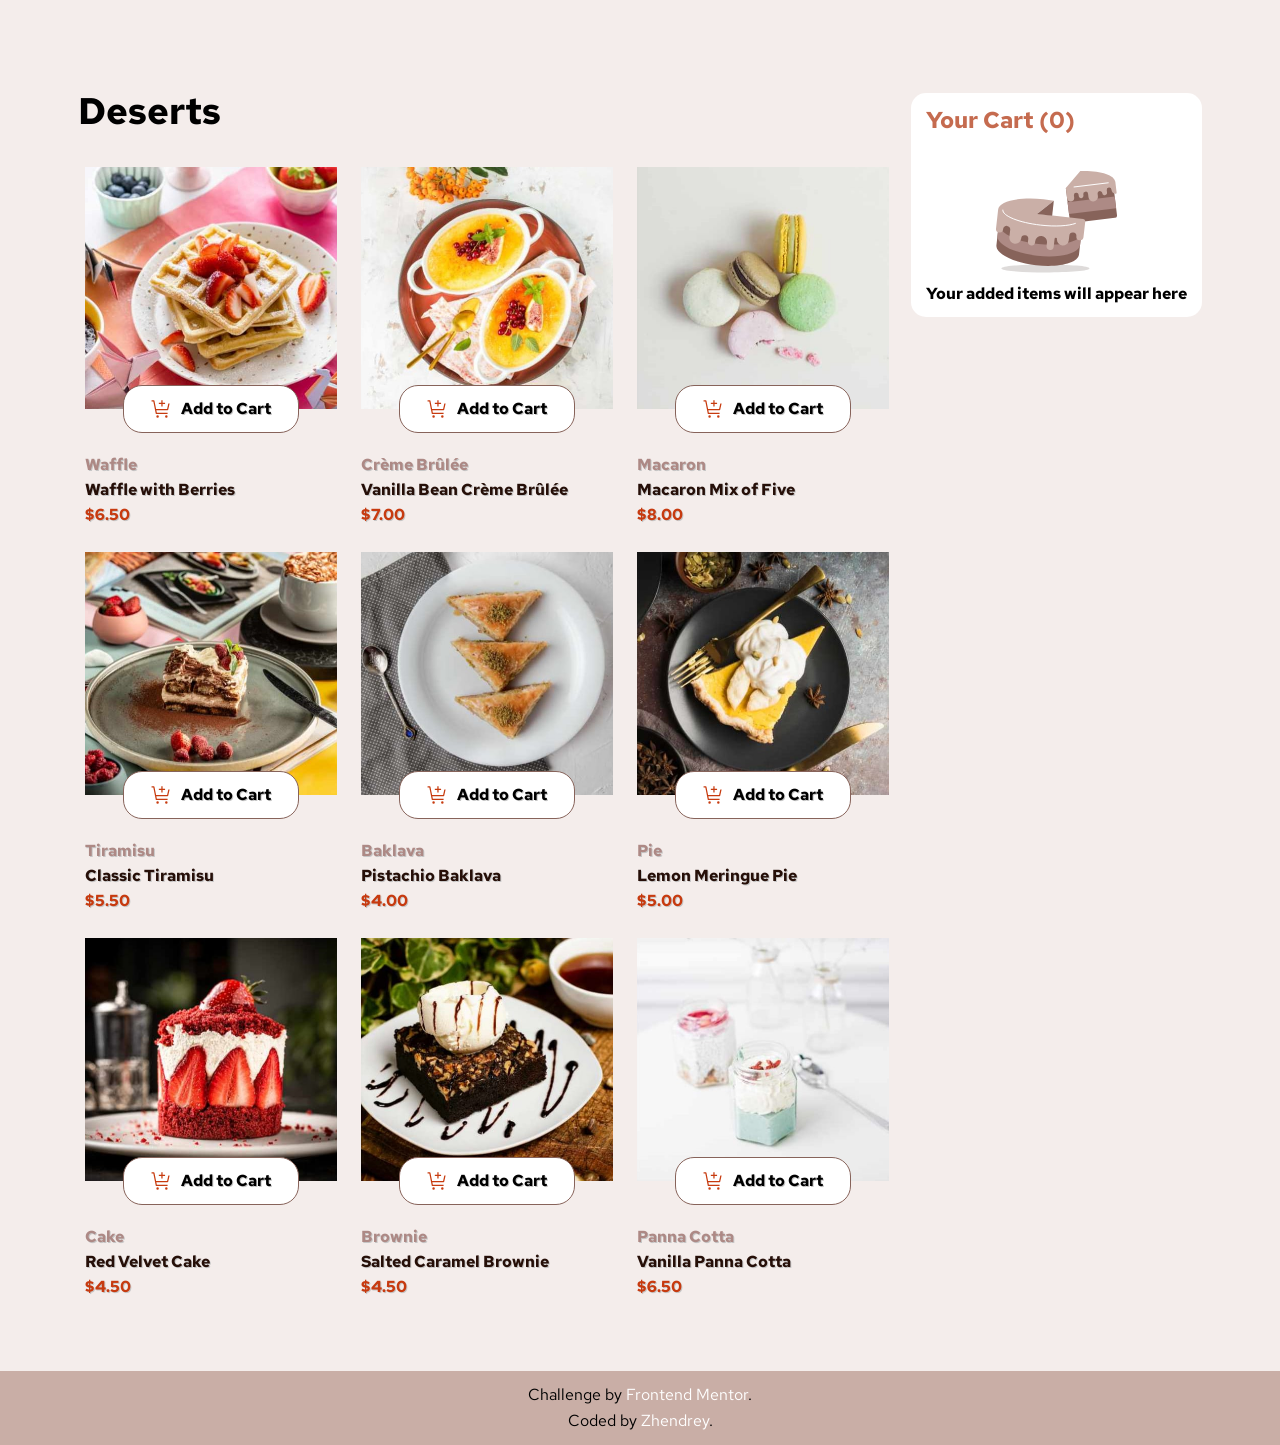
<file: index.html>
<!DOCTYPE html>
<html lang="en">
<head>
  <meta charset="UTF-8">
  <meta name="viewport" content="width=device-width, initial-scale=1.0"> <!-- displays site properly based on user's device -->
  <link rel="icon" type="image/png" sizes="32x32" href=". assets/images/favicon-32x32.png">
  <link rel="stylesheet" href="css/style.css">
  <title>Frontend Mentor | Product list with cart</title>
</head>
<body>
  <div class="wrapper in-process">
        <div class="loading active">
     <div class="loading__container">
        <div class="loading__shape">
          <img src=" assets//images/Combined Shape.svg" alt="">
        </div>
        <p class="loading__title">Loading<span>...</span></p>
     </div>
        </div>
        <main class="page container">
            <section class="deserts">
              <h1 class="deserts__title">Deserts</h1>
              <section class="deserts__options options">
                <article class="options__option option">
                  <div class="option__image">
                    <img src=" assets/images/image-waffle-desktop.jpg" alt="">
                  </div>
                  <a  class="option__add-to-cart add-to-cart">
                    <div class="add-to-cart__icon">
                      <img src=" assets/images/icon-add-to-cart.svg" alt="Add to cart">
                    </div>
                    <p class="add-to-cart__text">Add to Cart</p>
                      <div class="add-to-cart__change">
                        <span class="add-to-cart__minus">-</span>
                        <span class="add-to-cart__quantity"></span>
                        <span class="add-to-cart__plus">+</span>
                      </div>
                  </a>
                  <p class="option__kind">Waffle</p>
                  <p class="option__title">Waffle with Berries</p>
                  <p class="option__price">$8.50</p>
                </article>
                <article class="options__option option">
                  <div class="option__image">
                    <img src=" assets/images/image-waffle-desktop.jpg" alt="">
                  </div>
                  <a  class="option__add-to-cart add-to-cart">
                    <div class="add-to-cart__icon">
                      <img src=" assets/images/icon-add-to-cart.svg" alt="Add to cart">
                    </div>
                    <p class="add-to-cart__text">Add to Cart</p>
                    <div class="add-to-cart__change">
                      <span class="add-to-cart__minus">-</span>
                      <span class="add-to-cart__quantity"></span>
                      <span class="add-to-cart__plus">+</span>
                    </div>
                  </a>
                  <p class="option__kind">Waffle</p>
                  <p class="option__title">Waffle with Berries</p>
                  <p class="option__price">$8.50</p>
                </article>
                <article class="options__option option">
                  <div class="option__image">
                    <img src=" assets/images/image-waffle-desktop.jpg" alt="">
                  </div>
                  <a  class="option__add-to-cart add-to-cart">
                    <div class="add-to-cart__icon">
                      <img src=" assets/images/icon-add-to-cart.svg" alt="Add to cart">
                    </div>
                    <p class="add-to-cart__text">Add to Cart</p>
                    <div class="add-to-cart__change">
                      <span class="add-to-cart__minus">-</span>
                      <span class="add-to-cart__quantity"></span>
                      <span class="add-to-cart__plus">+</span>
                    </div>
                  </a>
                  <p class="option__kind">Waffle</p>
                  <p class="option__title">Waffle with Berries</p>
                  <p class="option__price">$8.50</p>
                </article>
                <article class="options__option option">
                  <div class="option__image">
                    <img src=" assets/images/image-waffle-desktop.jpg" alt="">
                  </div>
                  <a  class="option__add-to-cart add-to-cart">
                    <div class="add-to-cart__icon">
                      <img src=" assets/images/icon-add-to-cart.svg" alt="Add to cart">
                    </div>
                    <p class="add-to-cart__text">Add to Cart</p>
                    <div class="add-to-cart__change">
                      <span class="add-to-cart__minus">-</span>
                      <span class="add-to-cart__quantity"></span>
                      <span class="add-to-cart__plus">+</span>
                    </div>
                  </a>
                  <p class="option__kind">Waffle</p>
                  <p class="option__title">Waffle with Berries</p>
                  <p class="option__price">$8.50</p>
                </article>
                <article class="options__option option">
                  <div class="option__image">
                    <img src=" assets/images/image-waffle-desktop.jpg" alt="">
                  </div>
                  <a  class="option__add-to-cart add-to-cart">
                    <div class="add-to-cart__icon">
                      <img src=" assets/images/icon-add-to-cart.svg" alt="Add to cart">
                    </div>
                    <p class="add-to-cart__text">Add to Cart</p>
                    <div class="add-to-cart__change">
                      <span class="add-to-cart__minus">-</span>
                      <span class="add-to-cart__quantity"></span>
                      <span class="add-to-cart__plus">+</span>
                    </div>
                  </a>
                  <p class="option__kind">Waffle</p>
                  <p class="option__title">Waffle with Berries</p>
                  <p class="option__price">$8.50</p>
                </article>
                <article class="options__option option">
                  <div class="option__image">
                    <img src=" assets/images/image-waffle-desktop.jpg" alt="">
                  </div>
                  <a  class="option__add-to-cart add-to-cart">
                    <div class="add-to-cart__icon">
                      <img src=" assets/images/icon-add-to-cart.svg" alt="Add to cart">
                    </div>
                    <p class="add-to-cart__text">Add to Cart</p>
                    <div class="add-to-cart__change">
                      <span class="add-to-cart__minus">-</span>
                      <span class="add-to-cart__quantity"></span>
                      <span class="add-to-cart__plus">+</span>
                    </div>
                  </a>
                  <p class="option__kind">Waffle</p>
                  <p class="option__title">Waffle with Berries</p>
                  <p class="option__price">$8.50</p>
                </article>
                <article class="options__option option">
                  <div class="option__image">
                    <img src=" assets/images/image-waffle-desktop.jpg" alt="">
                  </div>
                  <a  class="option__add-to-cart add-to-cart">
                    <div class="add-to-cart__icon">
                      <img src=" assets/images/icon-add-to-cart.svg" alt="Add to cart">
                    </div>
                    <p class="add-to-cart__text">Add to Cart</p>
                    <div class="add-to-cart__change">
                      <span class="add-to-cart__minus">-</span>
                      <span class="add-to-cart__quantity"></span>
                      <span class="add-to-cart__plus">+</span>
                    </div>
                  </a>
                  <p class="option__kind">Waffle</p>
                  <p class="option__title">Waffle with Berries</p>
                  <p class="option__price">$8.50</p>
                </article>
                <article class="options__option option">
                  <div class="option__image">
                    <img src=" assets/images/image-waffle-desktop.jpg" alt="">
                  </div>
                  <a  class="option__add-to-cart add-to-cart">
                    <div class="add-to-cart__icon">
                      <img src=" assets/images/icon-add-to-cart.svg" alt="Add to cart">
                    </div>
                    <p class="add-to-cart__text">Add to Cart</p>
                    <div class="add-to-cart__change">
                      <span class="add-to-cart__minus">-</span>
                      <span class="add-to-cart__quantity"></span>
                      <span class="add-to-cart__plus">+</span>
                    </div>
                  </a>
                  <p class="option__kind">Waffle</p>
                  <p class="option__title">Waffle with Berries</p>
                  <p class="option__price">$8.50</p>
                </article>
                <article class="options__option option">
                  <div class="option__image">
                    <img src=" assets/images/image-waffle-desktop.jpg" alt="">
                  </div>
                  <a class="option__add-to-cart add-to-cart">
                    <div class="add-to-cart__icon">
                      <img src=" assets/images/icon-add-to-cart.svg" alt="Add to cart">
                    </div>
                    <p class="add-to-cart__text">Add to Cart</p>
                    <div class="add-to-cart__change">
                      <span class="add-to-cart__minus">-</span>
                      <span class="add-to-cart__quantity"></span>
                      <span class="add-to-cart__plus">+</span>
                    </div>
                  </a>
                  <p class="option__kind">Waffle</p>
                  <p class="option__title">Waffle with Berries</p>
                  <p class="option__price">$8.50</p>
                </article>
              </section>
            </section>
            <section class="cart">
            <div class="cart__container">
                <h3 class="cart__title">Your Cart (<span>0</span>)</h3>
                <div class="cart__empty-cart empty-cart active">
                  <div class="empty-cart__image">
                    <img src=" assets/images/illustration-empty-cart.svg" alt="empty cart">
                  </div>
                  <div class="empty-cart__text">
                    <p>Your added items will appear here</p>
                  </div>
                </div>            
                <div class="cart__orders orders">
                    <!-- <article class="orders__order order">
                      <div class="order__description">
                          <p class="order__title">Classic Tiramisu</p>
                          <div class="order__info info">
                            <p class="info__quantity">1x</p>
                            <div class="info__prices">
                              <p class="info__single-price">
                                @$<span>5.50</span>
                              </p>
                              <p class="info__price">$5.50</p>
                            </div>
                          </div>
                      </div>
                      <a href="#" class="order__remove">
                        <img src=" assets/images/icon-remove-item.svg" alt="remove item">
                      </a>
                    </article>
                    <article class="orders__order order">
                      <div class="order__description">
                          <p class="order__title">Vanilla Bean Creme Brulle</p>
                          <div class="order__info info">
                            <p class="info__quantity">4x</p>
                            <div class="info__prices">
                              <p class="info__single-price">
                                @$<span>7.00</span>
                              </p>                            
                              <p class="info__price">$28.00</p>
                            </div>
                          </div>
                      </div>
                      <a href="#" class="order__remove">
                        <img src=" assets/images/icon-remove-item.svg" alt="remove item">
                      </a>
                    </article>
                    <article class="orders__order order">
                      <div class="order__description">
                          <p class="order__title">Vanilla Bean Creme Brulle</p>
                          <div class="order__info info">
                            <p class="info__quantity">1x</p>
                            <div class="info__prices">
                              <p class="info__single-price">
                                @$<span>13.00</span>
                              </p>                            <p class="info__price">$13.00</p>
                            </div>
                          </div>
                      </div>
                      <a href="#" class="order__remove">
                        <img src=" assets/images/icon-remove-item.svg" alt="remove item">
                      </a>
                    </article> -->
                </div>
                <div class="cart__total total">
                  <p class="total__title">Order Total</p>
                  <p class="total__price">$46.50</p>
                </div>
                <div class="cart__reminder reminder">
                  <div class="reminder__icon">
                    <img src=" assets/images/icon-carbon-neutral.svg" alt="Carbon neutral">
                  </div>
                  <div class="reminder__text">
                    <p>This is a <strong>carbon-neutral</strong> delivery</p>
                  </div>
                </div>
                <a class="cart__confirm-order confirm-order-btn">Confirm order</a>
            </div>
            </section>
            <dialog class="confirmed-order">
              <div class="confirmed-order__container">
                <div class="confirmed-order__check-mark">
                  <img src=" assets/images/icon-order-confirmed.svg" alt="a check mark">
                </div>
                <div class="confirmed-order__body">
                      <p class="confirmed-order__title">Order Confirmed</p>
                      <p class="confirmed-order__text">We hope you enjoy your food!</p>
                </div>
                <div class="confirmed-order__orders orders-confirmed">
                  <div class="orders-confirmed__total-block">
                    <p class="orders-confirmed__total-title">Order Total</p>
                    <p class="orders-confirmed__total-price">$ <span>46.50</span></p>
                  </div>
                </div>
                <a class="confirmed-order__start-new-order confirm-order-btn">Start New Order</a>
              </div>
            </dialog>
        </main>
        <footer class="attribution">
          <p>
            Challenge by <a href="https://www.frontendmentor.io?ref=challenge">Frontend Mentor</a>.
          </p>    
          <p>
            Coded by <a href="https://github.com/Zhendrey">Zhendrey</a>.
          </p>        
        </footer>
    </div>
  </div>
  <script type="module" src="js/script.js"></script>
</body>
</html>
</file>
<file: css/style.css>
@import url(reset.css);@-webkit-keyframes appear{0%{opacity:0;display:none}to{opacity:1;display:block}}@keyframes appear{0%{opacity:0;display:none}to{opacity:1;display:block}}@-webkit-keyframes vahish{0%{opacity:1;display:block}to{opacity:0;display:none}}@keyframes vahish{0%{opacity:1;display:block}to{opacity:0;display:none}}.spoilers__container{display:-webkit-box;display:-ms-flexbox;display:flex;-webkit-box-orient:vertical;-webkit-box-direction:normal;-ms-flex-direction:column;flex-direction:column;gap:1.5625rem}.item-spoiler{display:-webkit-inline-box;display:-ms-inline-flexbox;display:inline-flex;-webkit-box-orient:vertical;-webkit-box-direction:normal;-ms-flex-direction:column;flex-direction:column;position:relative;max-width:-webkit-fit-content;max-width:-moz-fit-content;max-width:fit-content;padding-left:25px}.item-spoiler>:nth-child(2n){background-color:gainsboro}.item-spoiler__invisible-content,.item-spoiler__visible{border:1px solid #000000}.item-spoiler__button{padding:5px;background-color:grey;display:inline-block;cursor:pointer}.item-spoiler__button:hover{text-decoration:underline;color:#FFFFFF}.item-spoiler__invisible-content,.item-spoiler__title{display:inline-block;padding:3px}.item-spoiler__invisible-content{opacity:0;-webkit-transform:translateY(0%);transform:translateY(0%);-webkit-transition:all 0.3s ease 0s;transition:all 0.3s ease 0s}.item-spoiler__invisible-content.active{opacity:1;-webkit-transform:translateY(-25%);transform:translateY(-25%)}.container__reset{padding:0;margin:none}.not-active{display:none}body{background-color:#f4edeb}.container{display:-webkit-box;display:-ms-flexbox;display:flex;-ms-flex-wrap:wrap;flex-wrap:wrap;-webkit-box-pack:center;-ms-flex-pack:center;justify-content:center;-ms-flex-item-align:center;-ms-grid-row-align:center;align-self:center;padding:5.8125rem 0.9375rem 4.3125rem;gap:15px;max-width:76.875rem}.wrapper{display:-webkit-box;display:-ms-flexbox;display:flex;-webkit-box-orient:vertical;-webkit-box-direction:normal;-ms-flex-direction:column;flex-direction:column;min-height:100%;overflow:hidden;position:relative}.page{-webkit-box-flex:1;-ms-flex:1 1 auto;flex:1 1 auto}.loading{position:absolute;left:0;top:0;width:100%;height:100%;background-color:#FFFFFF;z-index:5;-webkit-animation:fade-out 1s ease-in 0s forwards;animation:fade-out 1s ease-in 0s forwards}.loading__container{height:100vh;display:-webkit-box;display:-ms-flexbox;display:flex;-webkit-box-pack:center;-ms-flex-pack:center;justify-content:center;-webkit-box-align:center;-ms-flex-align:center;align-items:center;-webkit-box-orient:vertical;-webkit-box-direction:normal;-ms-flex-direction:column;flex-direction:column;gap:15px}.loading.active{display:block;opacity:1;visibility:visible}.loading__shape{width:90px;-ms-flex-preferred-size:90px;flex-basis:90px;border-radius:25px;-webkit-animation:rotateCube 7s ease infinite forwards;animation:rotateCube 7s ease infinite forwards}.loading__shape img{width:100%;height:100%}.loading__title{font-size:1.5rem;text-align:center;line-height:1.3}.loading__title__span{font-style:italic;text-decoration:underline}@-webkit-keyframes rotateCube{0%{-webkit-transform:rotate(0deg);transform:rotate(0deg)}to{-webkit-transform:rotate(360deg);transform:rotate(360deg)}}@keyframes rotateCube{0%{-webkit-transform:rotate(0deg);transform:rotate(0deg)}to{-webkit-transform:rotate(360deg);transform:rotate(360deg)}}.deserts__title{font-size:2.3rem;margin:0 0 0.81521739em 0;font-weight:700}.deserts__options{display:-ms-grid;display:grid;-ms-grid-columns:minmax(16.625rem,1fr) 10px minmax(16.625rem,1fr) 10px minmax(16.625rem,1fr);grid-template-columns:repeat(3,minmax(16.625rem,1fr));-webkit-column-gap:10px;-moz-column-gap:10px;column-gap:10px;row-gap:15px}@media (600px < width < 900px){.deserts__options{-ms-grid-columns:(minmax(16.625rem,1fr))[2];grid-template-columns:repeat(2,minmax(16.625rem,1fr))}}@media (width < 600px){.deserts__options{grid-template-columns:repeat(auto-fit,minmax(16.625rem,1fr))}}.options__option{padding:0.4375rem;font-weight:700}.option{display:-webkit-box;display:-ms-flexbox;display:flex;-webkit-box-orient:vertical;-webkit-box-direction:normal;-ms-flex-direction:column;flex-direction:column;-webkit-box-align:start;-ms-flex-align:start;align-items:flex-start;font-weight:700}bor .option.active{border:2px solid #C56B4F;border-radius:5px}.option p:hover{text-decoration:underline}.option:not(.option__image){text-shadow:1px 1px 0px #c6c6c6}.option__image{-ms-flex-item-align:stretch;-ms-grid-row-align:stretch;align-self:stretch;position:relative;padding-top:96.3%}.option__image img{position:absolute;left:0;top:0;width:100%;height:100%;-o-object-fit:cover;object-fit:cover}.option__add-to-cart{-ms-flex-item-align:center;-ms-grid-row-align:center;align-self:center;cursor:pointer;border-radius:19px;padding:0.8125rem 1.6875rem;border:1px solid #87635a;-webkit-transform:translate(0,-50%);transform:translate(0,-50%);background-color:#FFFFFF;gap:9px;-webkit-transition:all 0.5s ease 0s;transition:all 0.5s ease 0s}.option__add-to-cart:hover{-webkit-transform:translate(0,-50%) scale(1.05);transform:translate(0,-50%) scale(1.05)}.option__add-to-cart .add-to-cart__change{display:none}.option__add-to-cart.active{background-color:#C56B4F}.option__add-to-cart.active .add-to-cart__icon,.option__add-to-cart.active .add-to-cart__text{display:none}.option__add-to-cart.active .add-to-cart__change{display:-webkit-box;display:-ms-flexbox;display:flex;-webkit-box-pack:justify;-ms-flex-pack:justify;justify-content:space-between;width:139px;transition-behavior:allow-discrete;color:#FFFFFF;font-weight:400;text-shadow:none}.option__add-to-cart.active .add-to-cart__change .add-to-cart__minus,.option__add-to-cart.active .add-to-cart__change .add-to-cart__plus{display:-webkit-box;display:-ms-flexbox;display:flex;-webkit-box-pack:center;-ms-flex-pack:center;justify-content:center;-webkit-box-align:center;-ms-flex-align:center;align-items:center;width:18px;height:18px;border:1px solid #ffffff;border-radius:50%;-webkit-transition:all 0.3s ease 0s;transition:all 0.3s ease 0s}.option__add-to-cart.active .add-to-cart__change .add-to-cart__minus:hover,.option__add-to-cart.active .add-to-cart__change .add-to-cart__plus:hover{background-color:#FFFFFF;color:#C56B4F}.option__kind{color:#ad8985;margin:0 0 0.5625rem 0}.option__title{color:#260f08;margin:0 0 0.5625rem 0}.option__price{color:hsl(14,86%,42%)}.add-to-cart{display:-webkit-box;display:-ms-flexbox;display:flex;-webkit-box-pack:justify;-ms-flex-pack:justify;justify-content:space-between;-webkit-box-align:center;-ms-flex-align:center;align-items:center;position:relative;z-index:2}.add-to-cart__minus:hover,.add-to-cart__plus:hover{-webkit-transform:scale(1.2);transform:scale(1.2)}.cart{position:relative;-ms-flex-item-align:start;align-self:flex-start;font-weight:700;background-color:#FFFFFF;border-radius:15px}.cart__container{display:-webkit-box;display:-ms-flexbox;display:flex;-webkit-box-orient:vertical;-webkit-box-direction:normal;-ms-flex-direction:column;flex-direction:column;padding:0.9375rem}.cart h3:hover,.cart p:hover,.cart__confirm-order:hover{text-decoration:underline}.cart__confirm-order:hover{cursor:pointer}.cart__empty-cart{-webkit-box-align:center;-ms-flex-align:center;align-items:center}.cart .info__quantity,.cart__title{color:#C56B4F}.cart__title{font-size:1.45rem;margin:0 0 1.6563rem 0}.cart__orders{max-height:18.75rem;padding:0 0.3125rem 0 0;overflow:auto;-webkit-box-orient:vertical;-webkit-box-direction:normal;-ms-flex-direction:column;flex-direction:column;gap:20px;margin:0 0 1.8125rem 0}.cart__orders.active{display:-webkit-box;display:-ms-flexbox;display:flex}.cart__total{-webkit-box-pack:justify;-ms-flex-pack:justify;justify-content:space-between;-webkit-box-align:center;-ms-flex-align:center;align-items:center;margin:0 0 2.125rem 0}.cart__total.active{display:-webkit-box;display:-ms-flexbox;display:flex}.cart__reminder{background-color:#FBF7F4;border-radius:4px;gap:9px;padding:18px 52px;margin:0 0 17px 0;-webkit-box-align:center;-ms-flex-align:center;align-items:center}.cart__reminder.active{display:-webkit-box;display:-ms-flexbox;display:flex}.cart__confirm-order{display:none}.cart__confirm-order.active.confirm-order-btn{display:-webkit-box;display:-ms-flexbox;display:flex;-webkit-box-pack:center;-ms-flex-pack:center;justify-content:center;-webkit-box-align:center;-ms-flex-align:center;align-items:center;background-color:#C56B4F;color:#FFFFFF;border-radius:50px;padding:1rem 0;width:100%;-webkit-transition:all 0.5s ease 0s;transition:all 0.5s ease 0s}.confirm-order-btn:not(.cart__confirm-order){display:-webkit-box;display:-ms-flexbox;display:flex;-webkit-box-pack:center;-ms-flex-pack:center;justify-content:center;-webkit-box-align:center;-ms-flex-align:center;align-items:center;background-color:#C56B4F;color:#FFFFFF;border-radius:50px;padding:1rem 0;width:100%;-webkit-transition:all 0.5s ease 0s;transition:all 0.5s ease 0s}.confirm-order-btn:not(.cart__confirm-order):hover{-webkit-transform:scale(1.05);transform:scale(1.05);text-decoration:underline}.empty-cart{display:none;-webkit-box-orient:vertical;-webkit-box-direction:normal;-ms-flex-direction:column;flex-direction:column}.empty-cart.active{display:-webkit-box;display:-ms-flexbox;display:flex}.orders{display:none}.orders.active{display:-webkit-box;display:-ms-flexbox;display:flex}.orders__order{-webkit-box-pack:justify;-ms-flex-pack:justify;justify-content:space-between;-webkit-box-align:center;-ms-flex-align:center;align-items:center}.order{position:relative;display:-webkit-box;display:-ms-flexbox;display:flex;padding:0 0 18px 0}.order__title{font-size:0.725rem;color:#726A67}.order__description{display:-webkit-box;display:-ms-flexbox;display:flex;-webkit-box-orient:vertical;-webkit-box-direction:normal;-ms-flex-direction:column;flex-direction:column;-webkit-box-align:start;-ms-flex-align:start;align-items:flex-start;gap:13px}.order__info{-webkit-box-pack:justify;-ms-flex-pack:justify;justify-content:space-between;-webkit-box-align:center;-ms-flex-align:center;align-items:center;row-gap:15px}.order__remove{border:1px solid #ad8985;border-radius:50%;width:1.125rem;height:1.125rem;display:-webkit-box;display:-ms-flexbox;display:flex;-webkit-box-pack:center;-ms-flex-pack:center;justify-content:center;-webkit-box-align:center;-ms-flex-align:center;align-items:center;-webkit-transition:all 0.5s ease 0s;transition:all 0.5s ease 0s}.order__remove:hover{-webkit-transform:scale(1.15);transform:scale(1.15);background-color:#ad8985;stroke:#FFFFFF}.order:after{content:"";position:absolute;left:0;bottom:0;width:100%;height:1px;background-color:#f4edeb}.info{display:-webkit-box;display:-ms-flexbox;display:flex}.info__quantity{font-size:0.8438rem;margin:0 0.9375rem 0 0}.info__prices{color:#B2A8A6}.info__price,.info__single-price{display:inline-block}.info__single-price{font-size:0.75rem;margin:0 0.4167em 0 0}.info__price{font-size:0.7rem}.total{display:none}.total.active{display:-webkit-box;display:-ms-flexbox;display:flex}.total__title{font-size:0.7625rem}.total__price{font-size:1.35rem}.reminder{display:none}.reminder.active{display:-webkit-box;display:-ms-flexbox;display:flex}.reminder__text{font-size:0.825rem}@-webkit-keyframes fade-in{0%{opacity:0;visibility:hidden}to{opacity:1;visibility:visible}}@keyframes fade-in{0%{opacity:0;visibility:hidden}to{opacity:1;visibility:visible}}@-webkit-keyframes fade-out{0%{opacity:1;visibility:visible}to{opacity:0;visibility:hidden}}@keyframes fade-out{0%{opacity:1;visibility:visible}to{opacity:0;visibility:hidden}}.confirmed-order{border-radius:25px;position:relative;z-index:5;left:50%;top:50%;-webkit-transform:translate(-50%,-50%);transform:translate(-50%,-50%);background-color:white;width:500px;display:none;opacity:0;-webkit-animation:fade-out 1s ease 0.3s forwards;animation:fade-out 1s ease 0.3s forwards}.confirmed-order p:hover{text-decoration:underline}.confirmed-order::-ms-backdrop{background-color:rgba(0,0,0,0.3411764706)}.confirmed-order::backdrop{background-color:rgba(0,0,0,0.3411764706)}.confirmed-order.active{display:block;-webkit-animation:fade-in 1s ease 0.1s forwards;animation:fade-in 1s ease 0.1s forwards}.confirmed-order__container{display:-webkit-box;display:-ms-flexbox;display:flex;-webkit-box-orient:vertical;-webkit-box-direction:normal;-ms-flex-direction:column;flex-direction:column;padding:1.8rem}.confirmed-order__check-mark{margin:0 0 1.3rem 0;width:50px;height:50px}.confirmed-order__check-mark img{width:100%;height:100%}.confirmed-order__body{margin:0 0 1.3rem 0}.confirmed-order__title{font-size:2.25rem;margin:0 0 0.325em 0;font-weight:700}.confirmed-order__orders{background-color:#fcf9f7;padding:1.25rem;margin:0 0 1.3rem 0}.confirmed-order__start-new-order{cursor:pointer}.orders-confirmed{max-height:400px;overflow:auto}.orders-confirmed__item{display:-webkit-box;display:-ms-flexbox;display:flex;-webkit-box-pack:justify;-ms-flex-pack:justify;justify-content:space-between;-webkit-box-align:center;-ms-flex-align:center;align-items:center;margin:0 0 1.3rem 0;padding:0 0 1.3rem 0}.orders-confirmed__total-block{display:-webkit-box;display:-ms-flexbox;display:flex;-webkit-box-pack:justify;-ms-flex-pack:justify;justify-content:space-between;-webkit-box-align:center;-ms-flex-align:center;align-items:center}.orders-confirmed__total-price{font-size:1.25rem;font-weight:700}.orders-item{position:relative;container:orders-item/inline-size}.orders-item:after{content:"";position:absolute;left:0;bottom:0;width:100%;height:1px;background-color:#f4edeb}.orders-item__information{display:-webkit-box;display:-ms-flexbox;display:flex;gap:20px;-webkit-box-align:center;-ms-flex-align:center;align-items:center}@media (max-width:23.125em){.orders-item{-webkit-box-orient:vertical;-webkit-box-direction:normal;-ms-flex-direction:column;flex-direction:column;-webkit-box-align:center;-ms-flex-align:center;align-items:center}}@container orders-item (max-width: 320px){.orders-item .orders-item__information{-webkit-box-orient:vertical;-webkit-box-direction:normal;-ms-flex-direction:column;flex-direction:column;-webkit-box-align:center;-ms-flex-align:center;align-items:center}.orders-item .orders-item__description{text-align:center;line-height:1.23;margin:0 0 1.3rem 0}}@container orders-item (min-width: 320px){.orders-item .orders-item__image{-ms-flex-preferred-size:55px;flex-basis:55px}}.orders-item__image{min-height:55px}.orders-item__image img{width:100%;height:100%}.orders-item__title{font-weight:700}.orders-item__quantity,.orders-item__single-price{display:inline-block;font-size:0.8125rem}.orders-item__quantity{color:#C56B4F;margin:0 0.384em 0 0}.orders-item__total{font-size:1rem}.attribution{display:-webkit-box;display:-ms-flexbox;display:flex;-webkit-box-pack:center;-ms-flex-pack:center;justify-content:center;-webkit-box-align:center;-ms-flex-align:center;align-items:center;-webkit-box-orient:vertical;-webkit-box-direction:normal;-ms-flex-direction:column;flex-direction:column;gap:0.625rem;padding:1rem;background-color:#c9aea6}.attribution a{color:#ffffff}.attribution a:hover{text-decoration:underline}
</file>
